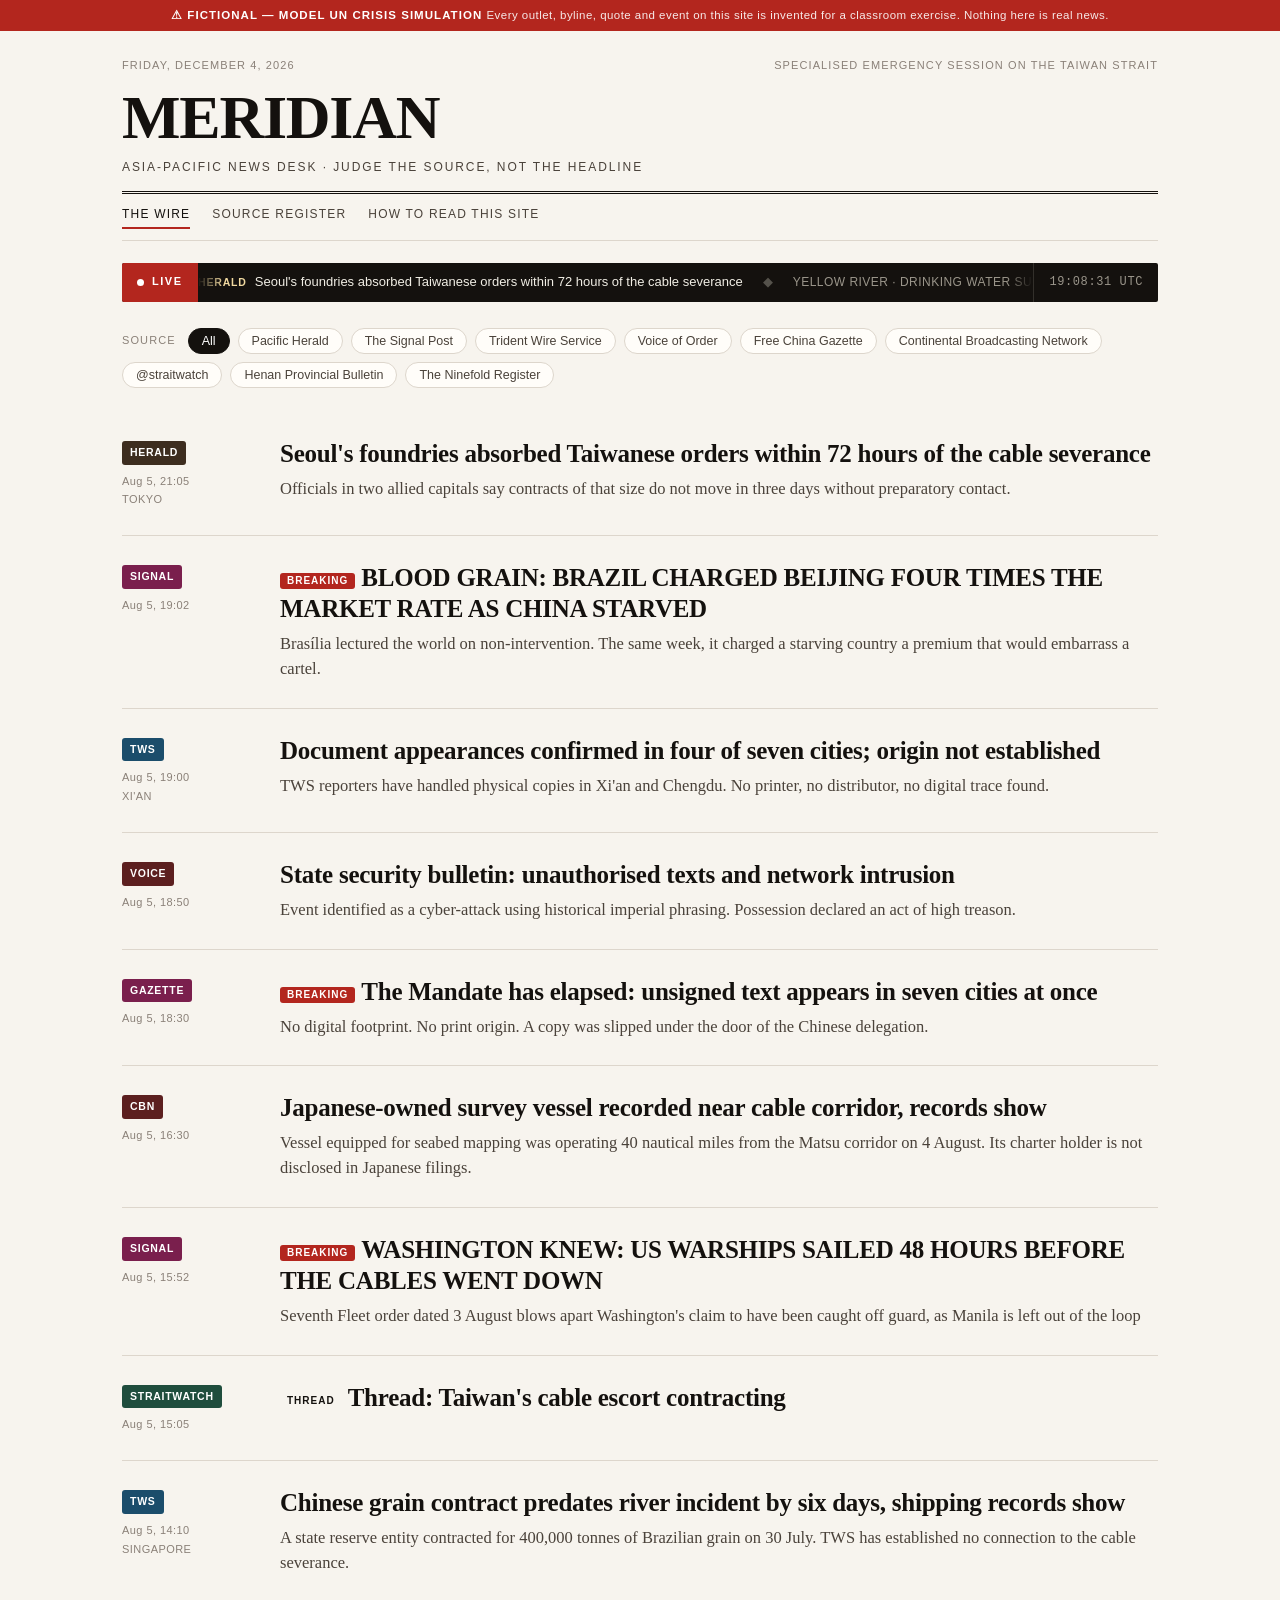
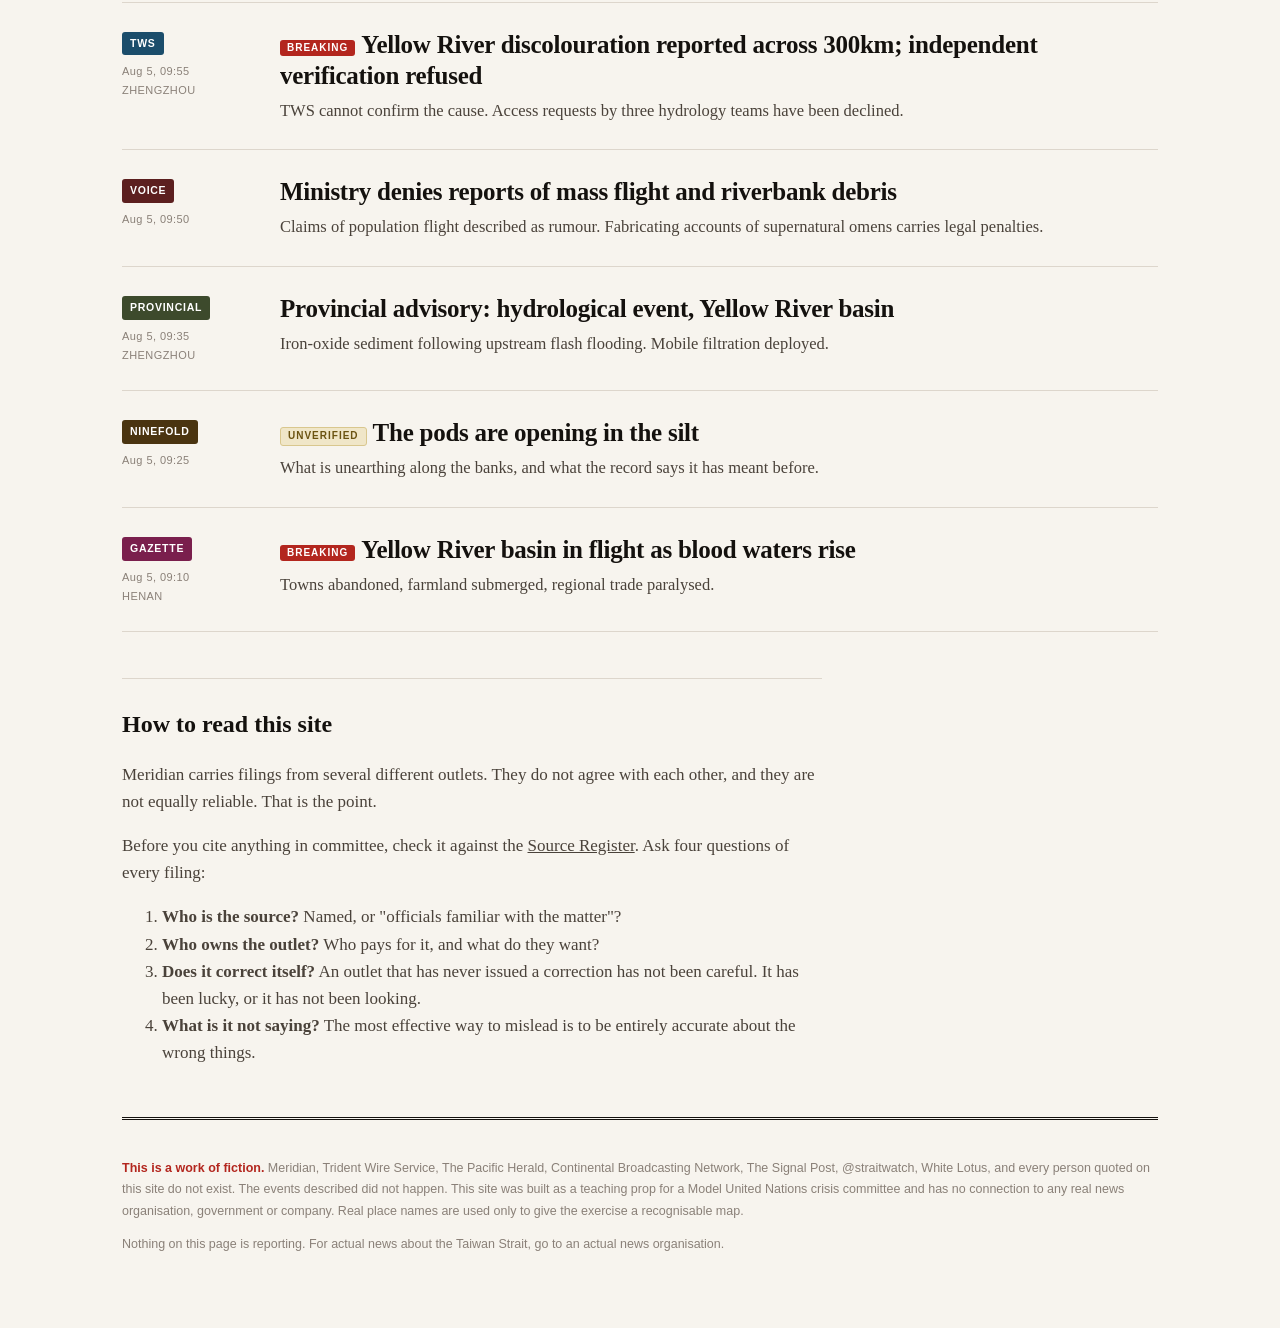
<file: index.html>
<!DOCTYPE html>
<html lang="en">
<head>
<meta charset="utf-8">
<meta name="viewport" content="width=device-width, initial-scale=1">
<title>MERIDIAN — Model UN crisis simulation (fictional)</title>
<meta name="description" content="A fictional news desk built for a Model United Nations crisis simulation. All outlets, articles, people and events on this site are invented. Nothing here is real news.">
<meta name="robots" content="noindex, nofollow">
<link rel="stylesheet" href="assets/style.css">
</head>
<body>

<div class="simbar">
  ⚠ Fictional — Model UN crisis simulation
  <span>Every outlet, byline, quote and event on this site is invented for a classroom exercise. Nothing here is real news.</span>
</div>

<div class="wrap">

  <header class="masthead">
    <div class="masthead-top">
      <span id="dateline-today"></span>
      <span>Specialised Emergency Session on the Taiwan Strait</span>
    </div>
    <h1 class="logo">MERIDIAN</h1>
    <p class="tagline">Asia-Pacific news desk · Judge the source, not the headline</p>
  </header>

  <nav class="mainnav">
    <a href="index.html" aria-current="page">The Wire</a>
    <a href="sources.html">Source Register</a>
    <a href="#how">How to read this site</a>
  </nav>

  <div class="ticker">
    <div class="ticker-label"><span class="pulse"></span>Live</div>
    <div class="ticker-view"><div class="ticker-run" id="ticker"></div></div>
    <div class="ticker-clock" id="clock">--:--:-- UTC</div>
  </div>

  <div class="filters" id="filters"></div>

  <main class="feed" id="feed"></main>

  <section id="how" style="margin-top:46px;padding-top:26px;border-top:1px solid var(--rule);max-width:700px">
    <h2 style="font-size:24px;margin:0 0 12px">How to read this site</h2>
    <p style="color:var(--ink-soft)">Meridian carries filings from several different outlets. They do not agree with each other, and they are not equally reliable. That is the point.</p>
    <p style="color:var(--ink-soft)">Before you cite anything in committee, check it against the <a href="sources.html">Source Register</a>. Ask four questions of every filing:</p>
    <ol style="color:var(--ink-soft)">
      <li><strong>Who is the source?</strong> Named, or "officials familiar with the matter"?</li>
      <li><strong>Who owns the outlet?</strong> Who pays for it, and what do they want?</li>
      <li><strong>Does it correct itself?</strong> An outlet that has never issued a correction has not been careful. It has been lucky, or it has not been looking.</li>
      <li><strong>What is it not saying?</strong> The most effective way to mislead is to be entirely accurate about the wrong things.</li>
    </ol>
  </section>

  <footer class="sitefoot">
    <p><strong>This is a work of fiction.</strong> Meridian, Trident Wire Service, The Pacific Herald, Continental Broadcasting Network, The Signal Post, @straitwatch, White Lotus, and every person quoted on this site do not exist. The events described did not happen. This site was built as a teaching prop for a Model United Nations crisis committee and has no connection to any real news organisation, government or company. Real place names are used only to give the exercise a recognisable map.</p>
    <p>Nothing on this page is reporting. For actual news about the Taiwan Strait, go to an actual news organisation.</p>
  </footer>

</div>

<script src="data/bundle.js"></script>
<script src="assets/app.js"></script>
<script>
  document.getElementById("dateline-today").textContent =
    new Date().toLocaleDateString(undefined, { weekday: "long", year: "numeric", month: "long", day: "numeric" });
  renderFeed();
</script>
</body>
</html>
</file>
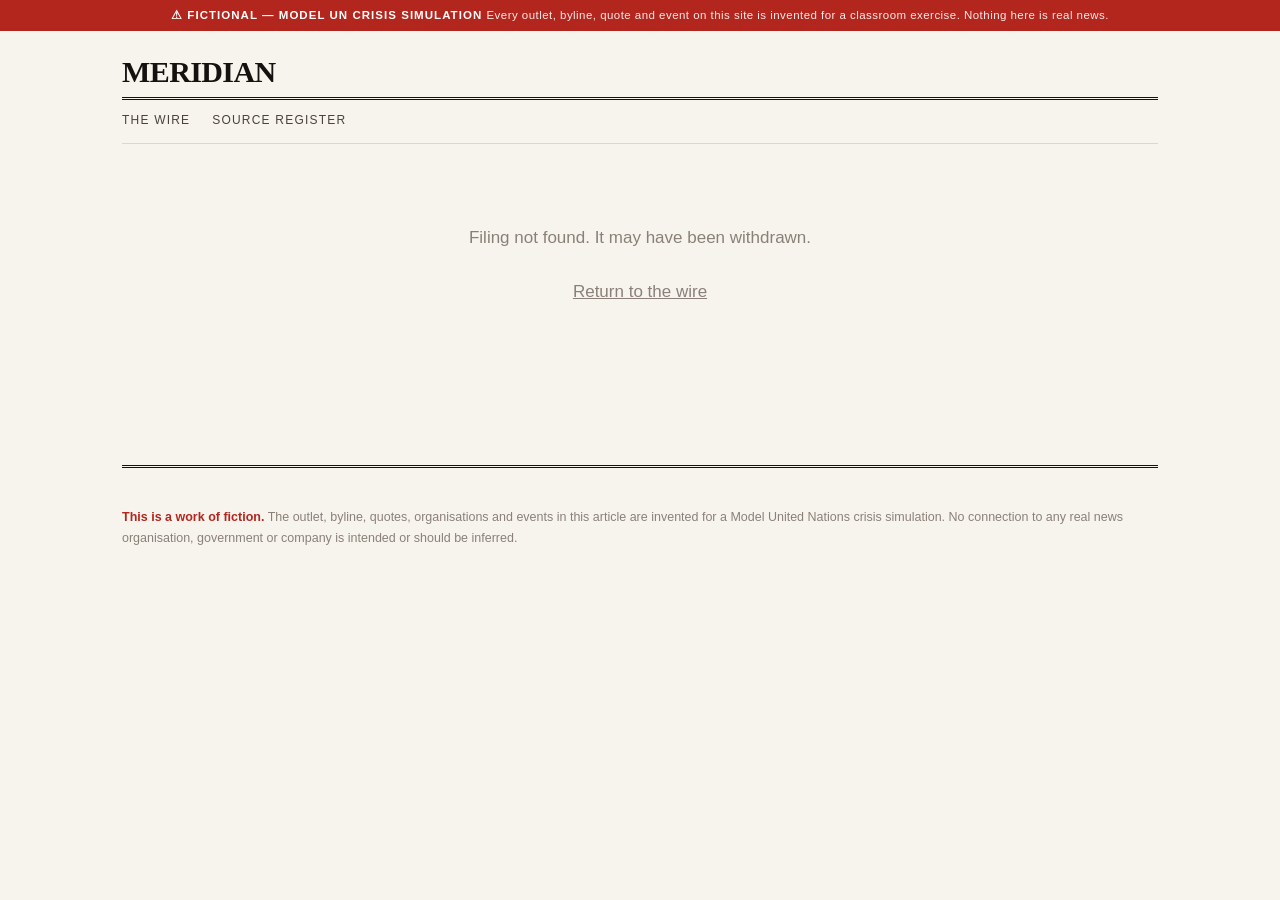
<file: article.html>
<!DOCTYPE html>
<html lang="en">
<head>
<meta charset="utf-8">
<meta name="viewport" content="width=device-width, initial-scale=1">
<title>MERIDIAN — Model UN crisis simulation (fictional)</title>
<meta name="robots" content="noindex, nofollow">
<link rel="stylesheet" href="assets/style.css">
</head>
<body>

<div class="simbar">
  ⚠ Fictional — Model UN crisis simulation
  <span>Every outlet, byline, quote and event on this site is invented for a classroom exercise. Nothing here is real news.</span>
</div>

<div class="wrap">

  <header class="masthead" style="padding-bottom:10px">
    <h1 class="logo" style="font-size:30px"><a href="index.html" style="text-decoration:none">MERIDIAN</a></h1>
  </header>

  <nav class="mainnav">
    <a href="index.html">The Wire</a>
    <a href="sources.html">Source Register</a>
  </nav>

  <main id="article" class="article"></main>

  <footer class="sitefoot">
    <p><strong>This is a work of fiction.</strong> The outlet, byline, quotes, organisations and events in this article are invented for a Model United Nations crisis simulation. No connection to any real news organisation, government or company is intended or should be inferred.</p>
  </footer>

</div>

<script src="data/bundle.js"></script>
<script src="assets/app.js"></script>
<script>renderArticle();</script>
</body>
</html>
</file>
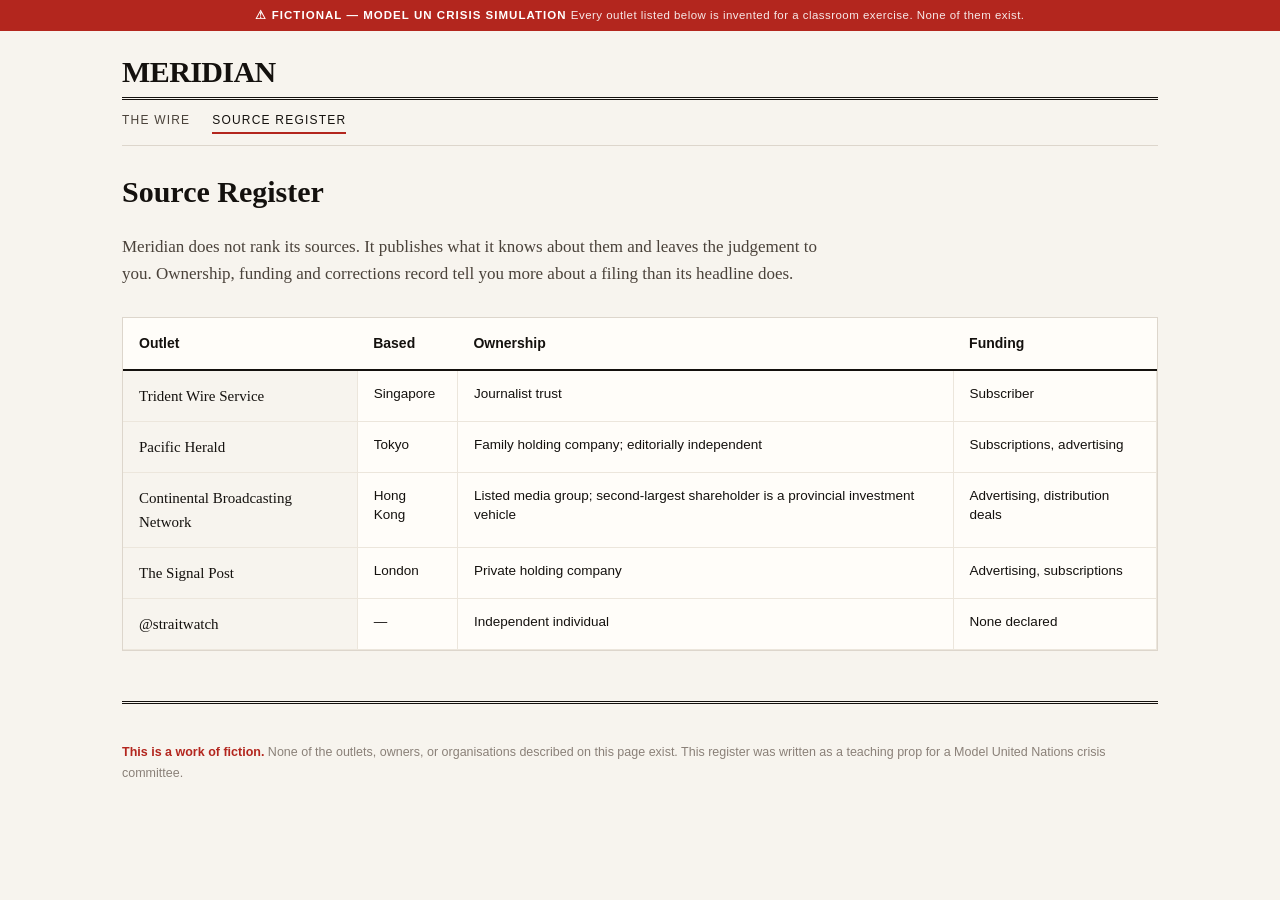
<file: sources.html>
<!DOCTYPE html>
<html lang="en">
<head>
<meta charset="utf-8">
<meta name="viewport" content="width=device-width, initial-scale=1">
<title>Source Register — MERIDIAN (fictional)</title>
<meta name="robots" content="noindex, nofollow">
<link rel="stylesheet" href="assets/style.css">
</head>
<body>

<div class="simbar">
  ⚠ Fictional — Model UN crisis simulation
  <span>Every outlet listed below is invented for a classroom exercise. None of them exist.</span>
</div>

<div class="wrap">

  <header class="masthead" style="padding-bottom:10px">
    <h1 class="logo" style="font-size:30px"><a href="index.html" style="text-decoration:none">MERIDIAN</a></h1>
  </header>

  <nav class="mainnav">
    <a href="index.html">The Wire</a>
    <a href="sources.html" aria-current="page">Source Register</a>
  </nav>

  <div style="max-width:700px;margin-bottom:30px">
    <h2 style="font-size:30px;margin:0 0 10px">Source Register</h2>
    <p style="color:var(--ink-soft)">Meridian does not rank its sources. It publishes what it knows about them and leaves the judgement to you. Ownership, funding and corrections record tell you more about a filing than its headline does.</p>
  </div>

  <main id="dossiers"></main>

  <footer class="sitefoot">
    <p><strong>This is a work of fiction.</strong> None of the outlets, owners, or organisations described on this page exist. This register was written as a teaching prop for a Model United Nations crisis committee.</p>
  </footer>

</div>

<script src="data/bundle.js"></script>
<script src="assets/app.js"></script>
<script>renderSources();</script>
</body>
</html>
</file>
<file: assets/style.css>
:root {
  --ink: #14110e;
  --ink-soft: #4a423a;
  --ink-faint: #8a8078;
  --rule: #ddd6cc;
  --rule-soft: #ece6dc;
  --paper: #f7f4ee;
  --card: #fffdf9;
  --sim: #b3261e;
  --max: 1080px;
  --serif: "Iowan Old Style", "Palatino Linotype", Palatino, Georgia, "Times New Roman", serif;
  --sans: -apple-system, BlinkMacSystemFont, "Segoe UI", Inter, Helvetica, Arial, sans-serif;
  --mono: ui-monospace, "SF Mono", Menlo, Consolas, monospace;
}

* { box-sizing: border-box; }

html { scroll-behavior: smooth; }

body {
  margin: 0;
  background: var(--paper);
  color: var(--ink);
  font-family: var(--serif);
  font-size: 17px;
  line-height: 1.6;
  -webkit-font-smoothing: antialiased;
}

a { color: inherit; }

.wrap { max-width: var(--max); margin: 0 auto; padding: 0 22px; }

/* ---------- simulation banner ---------- */

.simbar {
  position: sticky;
  top: 0;
  z-index: 100;
  background: var(--sim);
  color: #fff;
  font-family: var(--sans);
  font-size: 11.5px;
  font-weight: 700;
  letter-spacing: 0.09em;
  text-transform: uppercase;
  text-align: center;
  padding: 7px 14px;
  line-height: 1.45;
}

.simbar span { font-weight: 400; letter-spacing: 0.04em; text-transform: none; opacity: 0.9; }

/* ---------- masthead ---------- */

.masthead { border-bottom: 3px double var(--ink); padding: 26px 0 14px; }

.masthead-top {
  display: flex;
  justify-content: space-between;
  align-items: baseline;
  font-family: var(--sans);
  font-size: 11px;
  letter-spacing: 0.1em;
  text-transform: uppercase;
  color: var(--ink-faint);
  margin-bottom: 12px;
}

.logo {
  font-size: clamp(38px, 7vw, 62px);
  letter-spacing: -0.02em;
  font-weight: 700;
  margin: 0;
  line-height: 1;
}

.tagline {
  font-family: var(--sans);
  font-size: 12px;
  letter-spacing: 0.16em;
  text-transform: uppercase;
  color: var(--ink-soft);
  margin: 10px 0 0;
}

nav.mainnav {
  display: flex;
  gap: 22px;
  flex-wrap: wrap;
  font-family: var(--sans);
  font-size: 12px;
  letter-spacing: 0.1em;
  text-transform: uppercase;
  padding: 11px 0;
  border-bottom: 1px solid var(--rule);
  margin-bottom: 22px;
}

nav.mainnav a { text-decoration: none; color: var(--ink-soft); padding-bottom: 2px; }
nav.mainnav a:hover, nav.mainnav a[aria-current="page"] { color: var(--ink); border-bottom: 2px solid var(--sim); }

/* ---------- ticker (the conveyor belt) ---------- */

.ticker {
  display: flex;
  align-items: stretch;
  background: var(--ink);
  color: #f7f4ee;
  overflow: hidden;
  font-family: var(--sans);
  font-size: 13px;
  margin-bottom: 26px;
  border-radius: 2px;
}

.ticker-label {
  background: var(--sim);
  color: #fff;
  padding: 10px 15px;
  font-weight: 700;
  letter-spacing: 0.14em;
  text-transform: uppercase;
  font-size: 11px;
  white-space: nowrap;
  display: flex;
  align-items: center;
  gap: 8px;
  z-index: 2;
}

.pulse {
  width: 7px;
  height: 7px;
  border-radius: 50%;
  background: #fff;
  animation: blip 1.6s ease-in-out infinite;
}

@keyframes blip { 0%, 100% { opacity: 1; transform: scale(1); } 50% { opacity: 0.35; transform: scale(0.7); } }

.ticker-view {
  flex: 1;
  overflow: hidden;
  display: flex;
  align-items: center;
  position: relative;
  -webkit-mask-image: linear-gradient(90deg, transparent 0, #000 26px, #000 calc(100% - 26px), transparent 100%);
  mask-image: linear-gradient(90deg, transparent 0, #000 26px, #000 calc(100% - 26px), transparent 100%);
}

.ticker-run {
  display: flex;
  width: max-content;
  white-space: nowrap;
  animation: marq 40s linear infinite;
  will-change: transform;
}

.ticker:hover .ticker-run { animation-play-state: paused; }

@keyframes marq { from { transform: translateX(0); } to { transform: translateX(-50%); } }

.ticker-run .seq { display: flex; align-items: center; }

.ticker-run .tag {
  font-weight: 700;
  letter-spacing: 0.08em;
  font-size: 10.5px;
  text-transform: uppercase;
  color: #f0d9a0;
  margin-right: 8px;
}

.ticker-run .txt { color: #f0ede4; }
.ticker-run .txt.standing { color: #9a958a; letter-spacing: 0.04em; font-size: 12px; }
.ticker-run .sep { color: #55524b; margin: 0 20px; }

.ticker-clock {
  padding: 10px 15px;
  font-family: var(--mono);
  font-size: 12px;
  letter-spacing: 0.05em;
  color: #9a958a;
  border-left: 1px solid #33302b;
  white-space: nowrap;
  display: flex;
  align-items: center;
  z-index: 2;
}

@media (prefers-reduced-motion: reduce) {
  .ticker-run { animation: none; }
  .pulse { animation: none; }
}

@media (max-width: 620px) {
  .ticker-clock { display: none; }
}

/* ---------- filters ---------- */

.filters {
  display: flex;
  gap: 8px;
  flex-wrap: wrap;
  align-items: center;
  margin-bottom: 24px;
  font-family: var(--sans);
}

.filters .flabel {
  font-size: 11px;
  letter-spacing: 0.1em;
  text-transform: uppercase;
  color: var(--ink-faint);
  margin-right: 4px;
}

.chip {
  border: 1px solid var(--rule);
  background: var(--card);
  color: var(--ink-soft);
  border-radius: 999px;
  padding: 5px 13px;
  font-size: 12.5px;
  cursor: pointer;
  font-family: var(--sans);
  transition: all 0.12s;
}

.chip:hover { border-color: var(--ink-faint); }
.chip[aria-pressed="true"] { background: var(--ink); border-color: var(--ink); color: #fff; }

/* ---------- feed ---------- */

.feed { display: grid; gap: 0; }

.entry {
  display: grid;
  grid-template-columns: 132px 1fr;
  gap: 26px;
  padding: 26px 0;
  border-bottom: 1px solid var(--rule);
  text-decoration: none;
  transition: background 0.12s;
}

.entry:hover { background: rgba(0, 0, 0, 0.018); }

.entry-meta { font-family: var(--sans); font-size: 11px; line-height: 1.7; padding-top: 3px; }

.outlet-tag {
  display: inline-block;
  font-weight: 700;
  letter-spacing: 0.07em;
  text-transform: uppercase;
  font-size: 10.5px;
  padding: 3px 8px;
  border-radius: 3px;
  color: #fff;
  margin-bottom: 7px;
}

.stamp { color: var(--ink-faint); display: block; letter-spacing: 0.04em; }

.entry h2 { font-size: 25px; line-height: 1.24; margin: 0 0 8px; font-weight: 700; letter-spacing: -0.01em; }
.entry p { margin: 0; color: var(--ink-soft); font-size: 16.5px; line-height: 1.5; }

.flag {
  display: inline-block;
  font-family: var(--sans);
  font-size: 10px;
  font-weight: 700;
  letter-spacing: 0.1em;
  text-transform: uppercase;
  padding: 2px 7px;
  border-radius: 3px;
  margin-right: 6px;
  vertical-align: 2px;
}

.flag-breaking { background: var(--sim); color: #fff; }
.flag-correction { background: #1b4d6b; color: #fff; }
.flag-unverified { background: #f0e6c8; color: #6b5312; border: 1px solid #d9c78e; }
.flag-investigation { background: #2c4a2c; color: #fff; }
.flag-osint { background: #e8eee8; color: #2c4a2c; border: 1px solid #b9ccb9; }
.flag-transmission { background: #0d0d0d; color: #c9a227; }

/* ---------- new-filing arrival ---------- */

.entry.justin { animation: arrive 2.4s ease-out; }
.entry.justin::before {
  content: "";
  position: absolute;
  left: -14px;
  top: 26px;
  bottom: 26px;
  width: 3px;
  background: var(--sim);
}
.entry { position: relative; }

@keyframes arrive {
  0% { background: #fdf0d8; }
  100% { background: transparent; }
}

.newsflash {
  position: fixed;
  left: 50%;
  bottom: 26px;
  transform: translate(-50%, 90px);
  background: var(--sim);
  color: #fff;
  border: none;
  border-radius: 999px;
  padding: 11px 22px;
  font-family: var(--sans);
  font-size: 13.5px;
  font-weight: 500;
  letter-spacing: 0.02em;
  cursor: pointer;
  box-shadow: 0 6px 22px rgba(0, 0, 0, 0.22);
  opacity: 0;
  transition: transform 0.32s cubic-bezier(0.2, 0.9, 0.3, 1), opacity 0.32s;
  z-index: 200;
}

.newsflash.show { transform: translate(-50%, 0); opacity: 1; }

@media (prefers-reduced-motion: reduce) {
  .entry.justin { animation: none; }
  .newsflash { transition: opacity 0.2s; }
}

/* ---------- White Lotus treatment ---------- */

.entry.lotus { background: #0d0d0d; color: #e8e4d8; border-bottom-color: #2a2a2a; padding-left: 20px; padding-right: 20px; }
.entry.lotus:hover { background: #131313; }
.entry.lotus h2 { font-family: var(--mono); font-size: 20px; letter-spacing: 0.06em; color: #c9a227; }
.entry.lotus p, .entry.lotus .stamp { color: #8c8878; }
.entry.lotus .entry-meta { color: #8c8878; }

/* ---------- article page ---------- */

.article { max-width: 700px; margin: 0 auto; padding: 8px 0 60px; }
.article .kicker { font-family: var(--sans); font-size: 11px; letter-spacing: 0.14em; text-transform: uppercase; color: var(--ink-faint); margin-bottom: 14px; }
.article h1 { font-size: clamp(30px, 5vw, 43px); line-height: 1.14; margin: 0 0 16px; letter-spacing: -0.018em; }
.article .standfirst { font-size: 20px; line-height: 1.48; color: var(--ink-soft); margin: 0 0 22px; }
.article .byline { font-family: var(--sans); font-size: 12.5px; color: var(--ink-faint); border-top: 1px solid var(--rule); border-bottom: 1px solid var(--rule); padding: 11px 0; margin-bottom: 30px; letter-spacing: 0.02em; }
.article .body p { margin: 0 0 20px; font-size: 18.5px; line-height: 1.68; }
.article .body p .dl { font-family: var(--sans); font-size: 13px; font-weight: 700; letter-spacing: 0.1em; text-transform: uppercase; }
.article blockquote { margin: 28px 0; padding: 0 0 0 22px; border-left: 3px solid var(--sim); font-size: 21px; line-height: 1.46; font-style: italic; color: var(--ink); }
.article blockquote cite { display: block; font-family: var(--sans); font-size: 12.5px; font-style: normal; color: var(--ink-faint); margin-top: 11px; letter-spacing: 0.02em; }

.article.lotus-page { background: #0d0d0d; color: #d8d4c8; max-width: none; padding: 40px 0 70px; margin: 0 -22px; }
.article.lotus-page > * { max-width: 700px; margin-left: auto; margin-right: auto; padding-left: 22px; padding-right: 22px; }
.article.lotus-page h1 { font-family: var(--mono); color: #c9a227; font-size: clamp(24px, 4vw, 34px); letter-spacing: 0.05em; }
.article.lotus-page .kicker, .article.lotus-page .byline { color: #7a7668; border-color: #2a2a2a; }
.article.lotus-page .body p { font-family: var(--mono); font-size: 16.5px; line-height: 1.85; color: #d8d4c8; }

.source-note {
  background: var(--card);
  border: 1px solid var(--rule);
  border-left: 4px solid var(--ink-faint);
  padding: 18px 20px;
  margin: 36px 0 0;
  font-family: var(--sans);
  font-size: 14px;
  line-height: 1.6;
}

.source-note h3 { margin: 0 0 8px; font-size: 12px; letter-spacing: 0.12em; text-transform: uppercase; color: var(--ink-faint); }
.source-note dl { margin: 0; display: grid; grid-template-columns: auto 1fr; gap: 4px 14px; }
.source-note dt { color: var(--ink-faint); font-size: 12px; letter-spacing: 0.04em; }
.source-note dd { margin: 0; }

.backlink { font-family: var(--sans); font-size: 12.5px; letter-spacing: 0.06em; text-transform: uppercase; color: var(--ink-faint); text-decoration: none; display: inline-block; margin-bottom: 26px; }
.backlink:hover { color: var(--ink); }

/* ---------- sources page ---------- */

.dossier { border: 1px solid var(--rule); background: var(--card); margin-bottom: 20px; }
.dossier-head { padding: 16px 20px; color: #fff; }
.dossier-head h2 { margin: 0; font-size: 22px; }
.dossier-head .kind { font-family: var(--sans); font-size: 11.5px; letter-spacing: 0.1em; text-transform: uppercase; opacity: 0.85; }
.dossier dl { margin: 0; padding: 18px 20px; display: grid; grid-template-columns: 150px 1fr; gap: 10px 18px; font-size: 15px; }
.dossier dt { font-family: var(--sans); font-size: 11px; letter-spacing: 0.1em; text-transform: uppercase; color: var(--ink-faint); padding-top: 3px; }
.dossier dd { margin: 0; }

/* ---------- multi-source coverage ---------- */

.others {
  display: inline-block;
  margin-top: 9px;
  font-family: var(--sans);
  font-size: 11.5px;
  letter-spacing: 0.06em;
  text-transform: uppercase;
  color: var(--sim);
  border-bottom: 1px solid rgba(179, 38, 30, 0.3);
  padding-bottom: 1px;
}

.othercov {
  border: 1px solid var(--rule);
  border-left: 4px solid var(--sim);
  background: var(--card);
  padding: 18px 20px;
  margin: 36px 0 0;
  font-family: var(--sans);
  border-radius: 0;
}

.othercov h3 { margin: 0 0 4px; font-size: 12px; letter-spacing: 0.12em; text-transform: uppercase; color: var(--ink-faint); }
.othercov-warn { margin: 0 0 12px; font-size: 13.5px; color: var(--sim); }
.othercov ul { margin: 0; padding: 0; list-style: none; }
.othercov li { margin-bottom: 9px; font-size: 14.5px; line-height: 1.45; }
.othercov li a { text-decoration: none; border-bottom: 1px solid var(--rule); }
.othercov li a:hover { border-color: var(--ink); }
.othercov .outlet-tag { margin: 0 7px 0 0; vertical-align: 1px; }

/* ---------- compare table ---------- */

.incident { margin-bottom: 46px; }
.incident h3 { font-size: 25px; margin: 0 0 6px; line-height: 1.25; }
.incident-sum { margin: 0 0 8px; color: var(--ink-soft); max-width: 680px; }
.incident-stat { font-family: var(--sans); font-size: 12.5px; color: var(--ink-faint); margin: 0 0 16px; letter-spacing: 0.03em; }
.incident-stat strong { color: var(--sim); }

.cmp-scroll { overflow-x: auto; border: 1px solid var(--rule); background: var(--card); }

table.cmp { border-collapse: collapse; width: 100%; min-width: 640px; font-family: var(--sans); font-size: 14px; }

table.cmp thead th {
  text-align: left;
  vertical-align: top;
  padding: 14px 16px;
  border-bottom: 2px solid var(--ink);
  width: 26%;
}

table.cmp .cmp-corner { width: 22%; border-bottom: 2px solid var(--ink); background: var(--paper); }
table.cmp .cmp-head { display: block; font-family: var(--serif); font-size: 15px; line-height: 1.3; margin: 6px 0 4px; text-decoration: none; }
table.cmp .cmp-head:hover { text-decoration: underline; }
table.cmp .cmp-time { font-size: 11px; color: var(--ink-faint); letter-spacing: 0.04em; }

table.cmp tbody th {
  text-align: left;
  vertical-align: top;
  padding: 13px 16px;
  font-size: 12px;
  letter-spacing: 0.07em;
  text-transform: uppercase;
  color: var(--ink-faint);
  font-weight: 400;
  background: var(--paper);
  border-bottom: 1px solid var(--rule-soft);
  border-right: 1px solid var(--rule-soft);
}

table.cmp tbody td {
  vertical-align: top;
  padding: 13px 16px;
  border-bottom: 1px solid var(--rule-soft);
  border-right: 1px solid var(--rule-soft);
  line-height: 1.45;
}

table.cmp tbody tr.contested td,
table.cmp tbody tr.contested th { background: #fdf2ee; }
table.cmp tbody tr.contested th { border-left: 3px solid var(--sim); }

table.cmp td.silent { color: var(--ink-faint); font-style: italic; }

.cmp-flag {
  display: block;
  margin-top: 5px;
  font-size: 9.5px;
  font-weight: 700;
  letter-spacing: 0.1em;
  color: var(--sim);
}

footer.sitefoot { border-top: 3px double var(--ink); margin-top: 50px; padding: 26px 0 60px; font-family: var(--sans); font-size: 12.5px; color: var(--ink-faint); line-height: 1.7; }
footer.sitefoot strong { color: var(--sim); }

.empty { padding: 50px 0; text-align: center; color: var(--ink-faint); font-family: var(--sans); }

@media (max-width: 620px) {
  .entry { grid-template-columns: 1fr; gap: 10px; }
  .entry h2 { font-size: 21px; }
  .dossier dl { grid-template-columns: 1fr; gap: 3px 0; }
  .dossier dd { margin-bottom: 10px; }
  .source-note dl { grid-template-columns: 1fr; }
}

/* ---------- thread posts (@straitwatch et al) ---------- */

.article .body .post {
  display: grid;
  grid-template-columns: 34px 1fr;
  gap: 4px;
  padding: 14px 0;
  border-bottom: 1px solid var(--rule-soft);
}
.article .body .post:last-child { border-bottom: none; }
.article .body .postnum {
  font-family: var(--mono);
  font-size: 13px;
  color: var(--ink-faint);
  padding-top: 5px;
}
.article .body .post p { margin: 0; font-size: 17.5px; line-height: 1.6; }

/* ---------- source register table ---------- */

table.cmp.reg tbody th {
  font-family: var(--serif);
  font-size: 15px;
  text-transform: none;
  letter-spacing: 0;
  color: var(--ink);
  border-right: 1px solid var(--rule-soft);
}
table.cmp.reg thead th { width: auto; }
table.cmp.reg td { font-size: 13.5px; }
</file>
